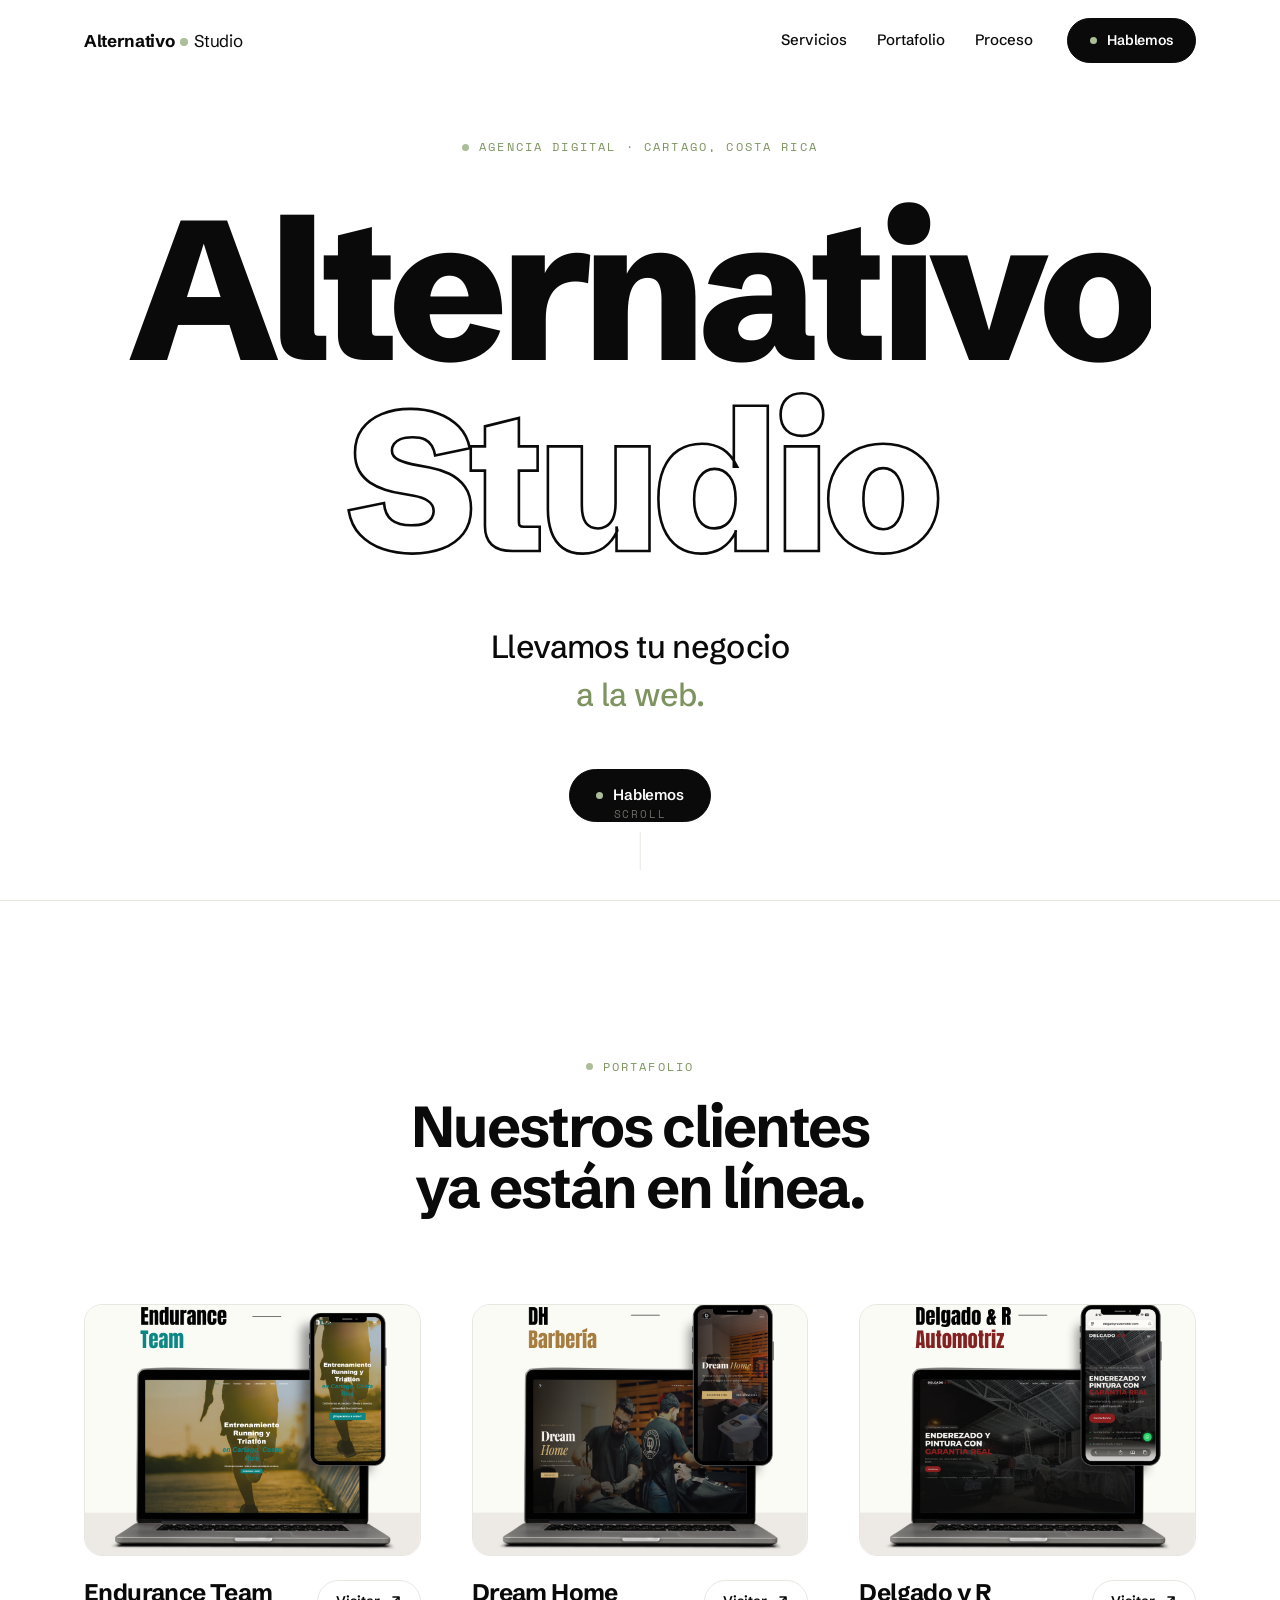
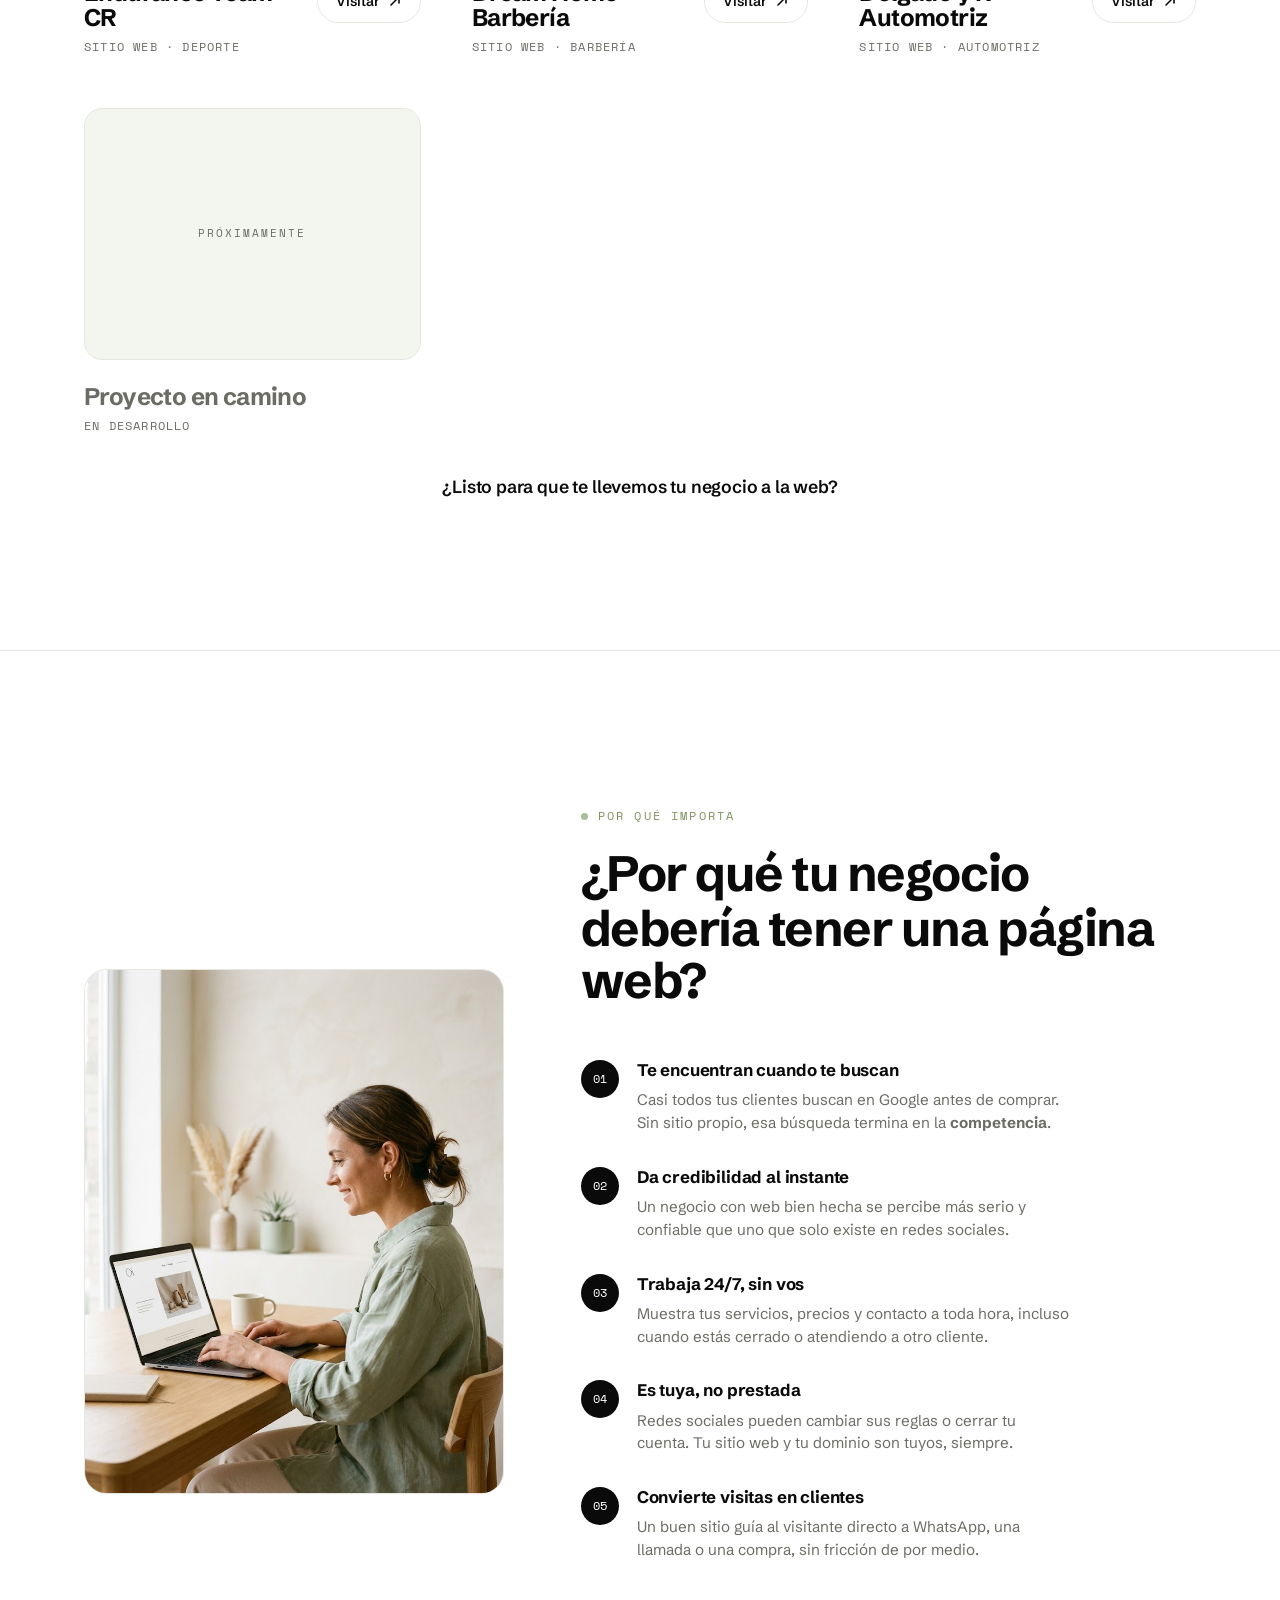
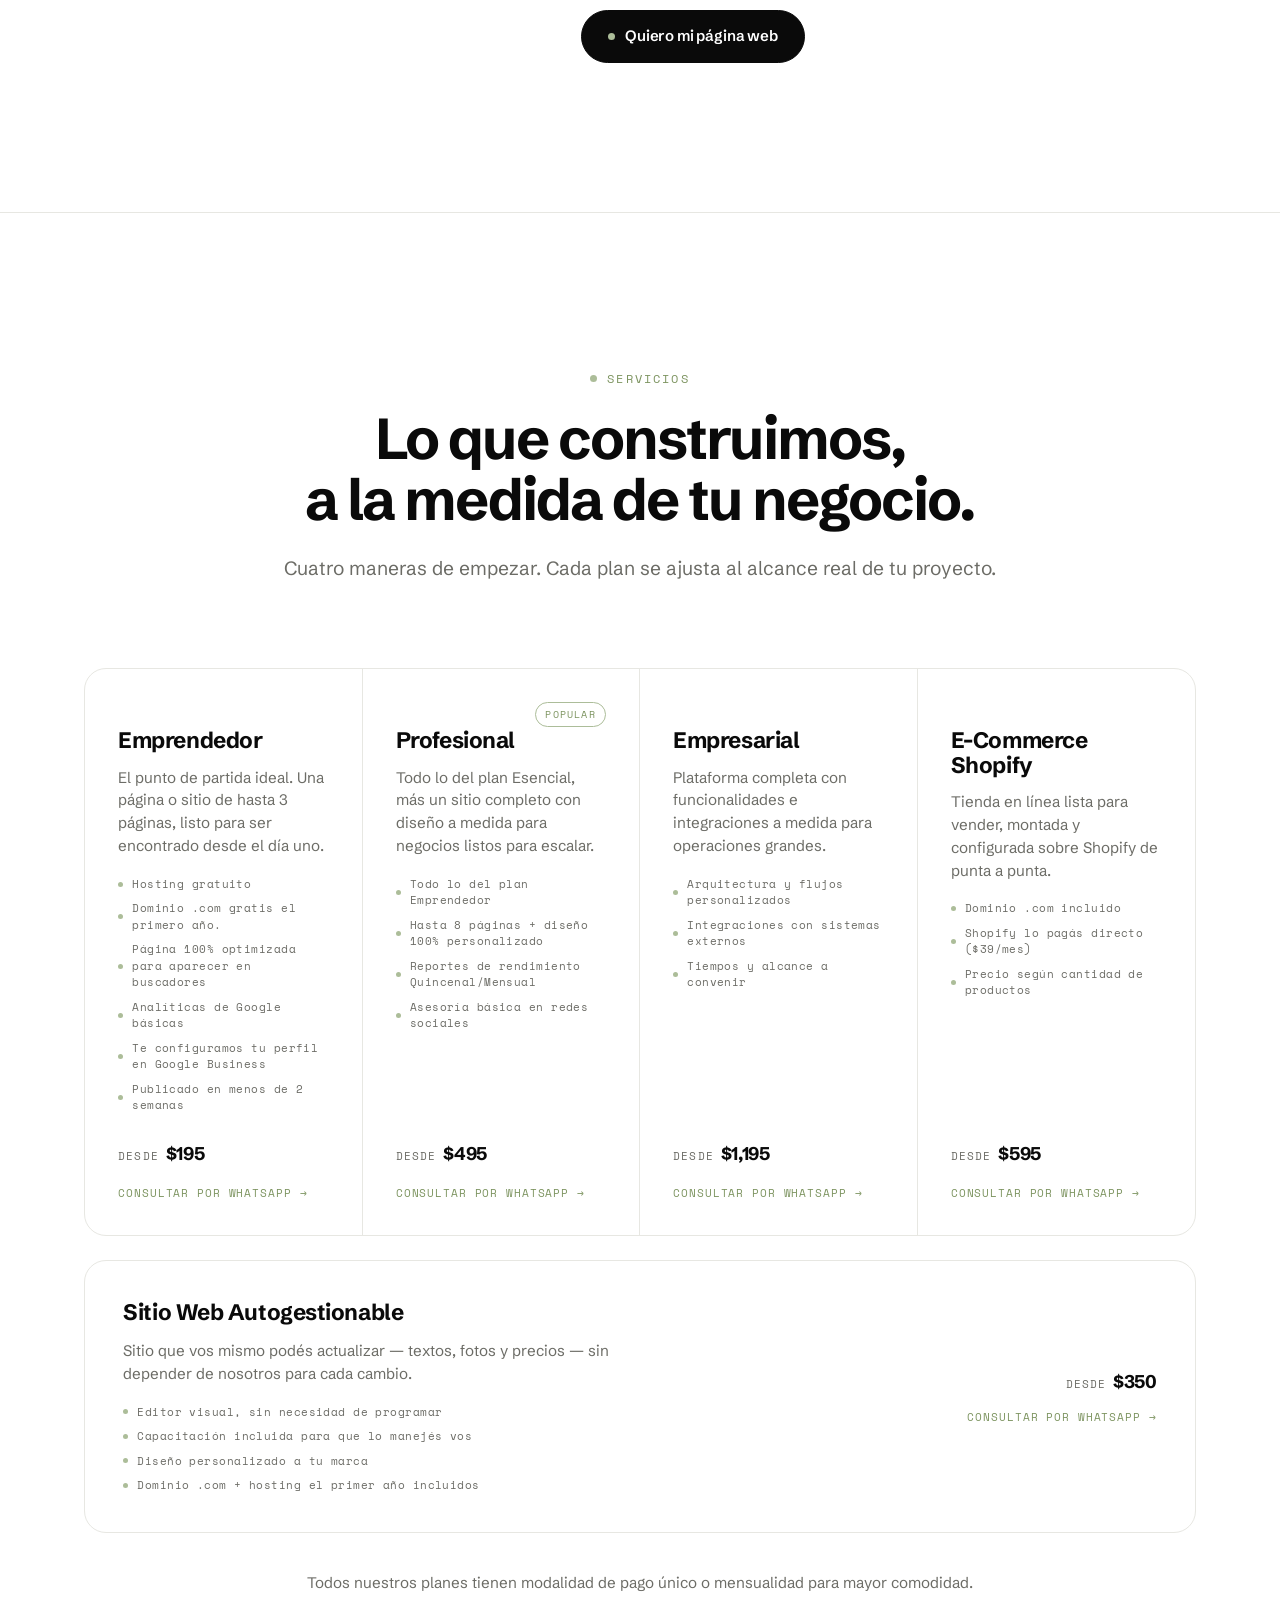
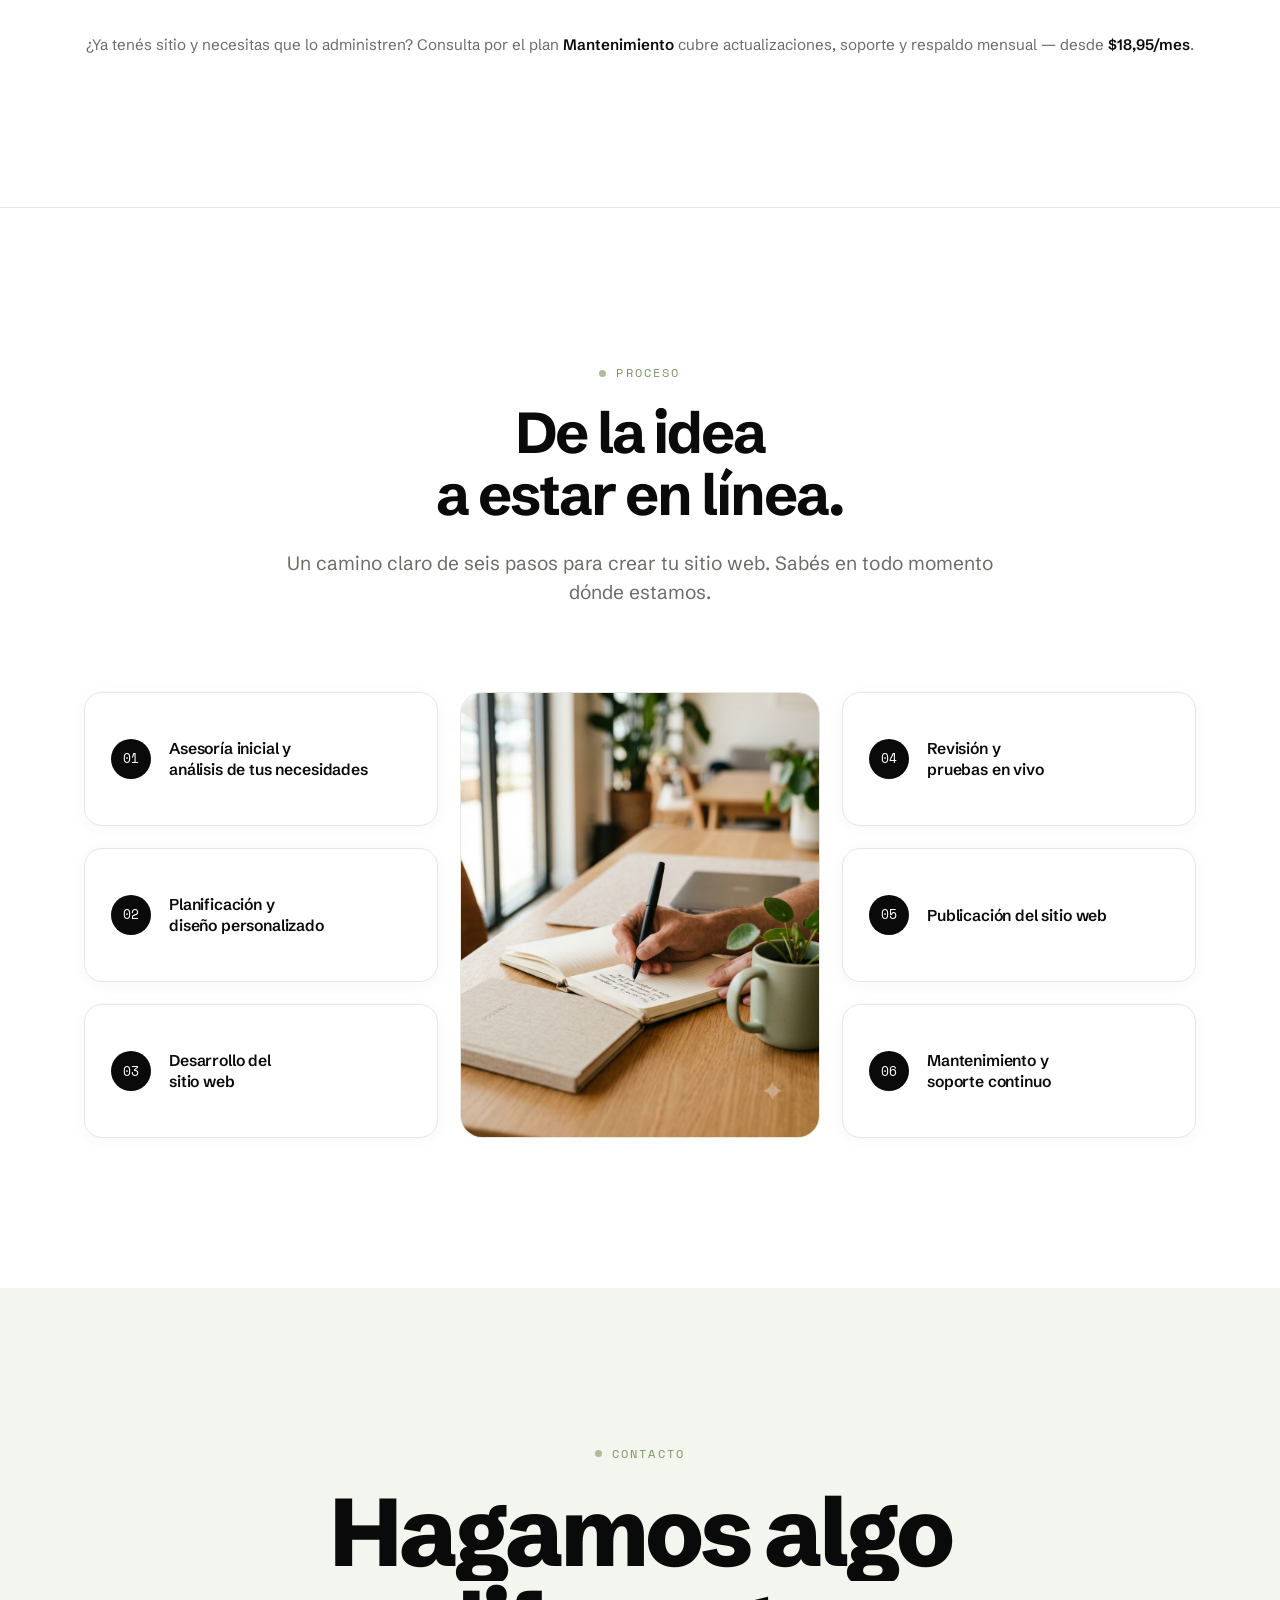
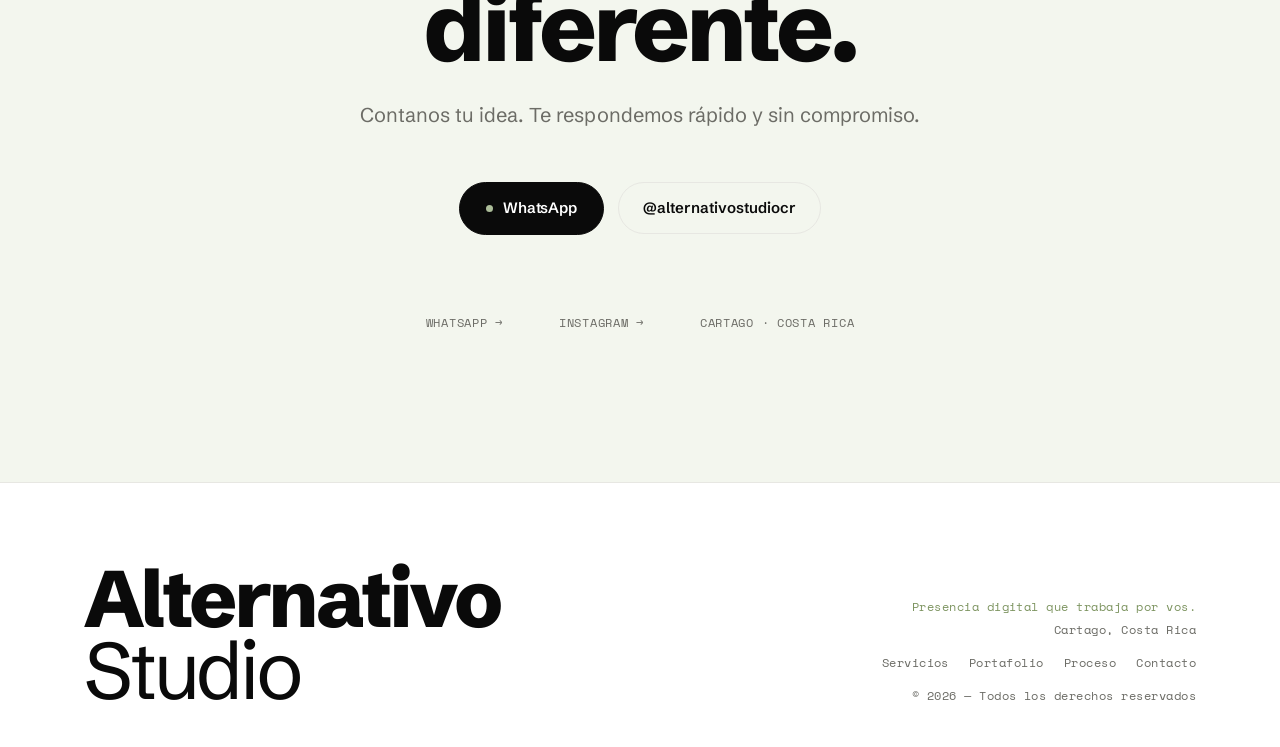
<file: index.html>
<!DOCTYPE html>
<html lang="es">
<head>
<meta charset="UTF-8" />
<meta name="viewport" content="width=device-width, initial-scale=1.0" />
<title>Alternativo Studio — Agencia digital · Cartago, Costa Rica</title>
<meta name="description" content="Construimos sitios web y sistemas a medida en Cartago, Costa Rica. Diseño, desarrollo y estrategia digital para negocios que quieren crecer." />
<link rel="canonical" href="https://alternativostudio.com/" />
<link rel="icon" type="image/x-icon" href="img/icons/favicon.ico" />
<link rel="icon" type="image/png" sizes="16x16" href="img/icons/favicon-16x16.png" />
<link rel="icon" type="image/png" sizes="32x32" href="img/icons/favicon-32x32.png" />
<link rel="icon" type="image/png" sizes="192x192" href="img/icons/android-chrome-192x192.png" />
<link rel="icon" type="image/png" sizes="512x512" href="img/icons/android-chrome-512x512.png" />
<link rel="apple-touch-icon" href="img/icons/apple-touch-icon.png" />

<meta property="og:type" content="website" />
<meta property="og:title" content="Alternativo Studio — Agencia digital en Cartago, Costa Rica" />
<meta property="og:description" content="Presencia digital que trabaja por vos. Diseño, desarrollo y estrategia en un solo lugar." />
<meta property="og:image" content="https://alternativostudio.com/img/og-image.png" />
<meta property="og:image:width" content="1200" />
<meta property="og:image:height" content="630" />
<meta property="og:url" content="https://alternativostudio.com/" />
<meta property="og:locale" content="es_CR" />

<meta name="twitter:card" content="summary_large_image" />
<meta name="twitter:title" content="Alternativo Studio — Agencia digital en Cartago, Costa Rica" />
<meta name="twitter:description" content="Presencia digital que trabaja por vos." />
<meta name="twitter:image" content="https://alternativostudio.com/img/og-image.png" />

<link rel="preconnect" href="https://fonts.googleapis.com" />
<link rel="preconnect" href="https://fonts.gstatic.com" crossorigin />
<link href="https://fonts.googleapis.com/css2?family=Schibsted+Grotesk:wght@400;500;600;700;800;900&family=Space+Mono:wght@400;700&display=swap" rel="stylesheet" />
<link rel="stylesheet" href="css/styles.css" />

</head>
<body>

<!-- ===== NAV ===== -->
<header class="nav" id="nav">
  <div class="nav-inner">
    <a href="#top" class="wordmark" aria-label="Alternativo Studio inicio">
      <span class="alt">Alternativo</span><span class="mark"></span><span class="std">Studio</span>
    </a>
    <div class="nav-links">
      <nav>
        <a href="#servicios" class="link">Servicios</a>
        <a href="#portafolio" class="link">Portafolio</a>
        <a href="#proceso" class="link">Proceso</a>
      </nav>
      <a href="#contacto" class="btn nav-cta"><span class="dot"></span>Hablemos</a>
    </div>
    <button class="hamburger" aria-label="Abrir menú" aria-expanded="false">
      <span></span>
      <span></span>
      <span></span>
    </button>
  </div>
</header>

<!-- ===== MENÚ MÓVIL ===== -->
<div class="mobile-nav" aria-hidden="true">
  <nav>
    <a href="#servicios" class="m-link">Servicios</a>
    <a href="#portafolio" class="m-link">Portafolio</a>
    <a href="#proceso" class="m-link">Proceso</a>
  </nav>
  <a href="#contacto" class="btn m-cta"><span class="dot"></span>Hablemos</a>
  <a href="https://instagram.com/alternativostudiocr" target="_blank" rel="noopener" class="m-footer">@alternativostudiocr</a>
</div>

<!-- ===== HERO ===== -->
<section class="hero" id="top">
  <div class="wrap" style="display:flex;flex-direction:column;align-items:center;">
    <span class="eyebrow" data-reveal>Agencia digital · Cartago, Costa Rica</span>
    <h1 class="hero-name lines">
      <span class="line"><span class="l1">Alternativo</span></span>
      <span class="line"><span class="l2" style="--d:90ms">Studio</span></span>
    </h1>
    <p class="hero-tag" data-reveal style="--d:420ms">Llevamos tu negocio <span class="accent">a la web.</span></p>
    <div class="hero-cta" data-reveal style="--d:560ms">
      <a href="#contacto" class="btn"><span class="dot"></span>Hablemos</a>
    </div>
  </div>
  <div class="hero-scroll" aria-hidden="true">
    <span>Scroll</span>
    <span class="bar"></span>
  </div>
</section>

<!-- ===== PORTAFOLIO ===== -->
<section class="section-pad divider" id="portafolio">
  <div class="wrap">
    <div class="sec-head">
      <span class="eyebrow" data-reveal>Portafolio</span>
      <h2 class="sec-title lines">
        <span class="line"><span>Nuestros clientes</span></span>
        <span class="line"><span style="--d:90ms">ya están en línea.</span></span>
      </h2>
    </div>

    <div class="port-grid">
      <a class="project" href="https://enduranceteamcr.com" target="_blank" rel="noopener" data-reveal>
        <div class="frame">
          <img src="img/portafolio/EnduranceTeam.png" alt="Captura de enduranceteamcr.com" loading="lazy" width="1080" height="1080" />
        </div>
        <div class="meta">
          <div>
            <div class="p-name">Endurance Team CR</div>
            <div class="p-cat">Sitio web · Deporte</div>
          </div>
          <span class="p-link">Visitar
            <svg width="14" height="14" viewBox="0 0 14 14" fill="none"><path d="M3 11L11 3M11 3H5M11 3V9" stroke="currentColor" stroke-width="1.6" stroke-linecap="round" stroke-linejoin="round"/></svg>
          </span>
        </div>
      </a>

      <a class="project" href="https://dhbarberiacr.com" target="_blank" rel="noopener" data-reveal style="--d:120ms">
        <div class="frame">
          <img src="img/portafolio/dhbarberia.png" alt="Captura de dhbarberiacr.com" loading="lazy" width="1080" height="1080" />
        </div>
        <div class="meta">
          <div>
            <div class="p-name">Dream Home Barbería</div>
            <div class="p-cat">Sitio web · Barbería</div>
          </div>
          <span class="p-link">Visitar
            <svg width="14" height="14" viewBox="0 0 14 14" fill="none"><path d="M3 11L11 3M11 3H5M11 3V9" stroke="currentColor" stroke-width="1.6" stroke-linecap="round" stroke-linejoin="round"/></svg>
          </span>
        </div>
      </a>

      <a class="project" href="https://delgadoyrautomotriz.com" target="_blank" rel="noopener" data-reveal style="--d:240ms">
        <div class="frame">
          <img src="img/portafolio/Delgado-y-r-automotriz.png" alt="Captura de delgadoyrautomotriz.com" loading="lazy" width="1080" height="1080" />
        </div>
        <div class="meta">
          <div>
            <div class="p-name">Delgado y R Automotriz</div>
            <div class="p-cat">Sitio web · Automotriz</div>
          </div>
          <span class="p-link">Visitar
            <svg width="14" height="14" viewBox="0 0 14 14" fill="none"><path d="M3 11L11 3M11 3H5M11 3V9" stroke="currentColor" stroke-width="1.6" stroke-linecap="round" stroke-linejoin="round"/></svg>
          </span>
        </div>
      </a>

      <div class="project project--coming" data-reveal style="--d:360ms">
        <div class="frame">
          <span>Próximamente</span>
        </div>
        <div class="meta">
          <div>
            <div class="p-name">Proyecto en camino</div>
            <div class="p-cat">En desarrollo</div>
          </div>
        </div>
      </div>
    </div>

    <p class="port-note" data-reveal>¿Listo para que te llevemos tu negocio a la web?</p>
  </div>
</section>

<!-- ===== POR QUÉ TENER UNA WEB ===== -->
<section class="section-pad divider" id="por-que">
  <div class="wrap why-grid">
    <div class="why-photo" data-reveal>
      <img src="img/porque-web.jpg" alt="Negocio con presencia digital profesional" loading="lazy" width="900" height="1100" />
    </div>

    <div class="why-content">
      <span class="eyebrow" data-reveal>Por qué importa</span>
      <h2 class="why-title lines">
        <span class="line"><span>¿Por qué tu negocio</span></span>
        <span class="line"><span style="--d:90ms">debería tener una página web?</span></span>
      </h2>

      <ul class="why-list">
        <li data-reveal style="--d:140ms">
          <span class="why-num">01</span>
          <div>
            <p class="why-item-title">Te encuentran cuando te buscan</p>
            <p class="why-item-text">Casi todos tus clientes buscan en Google antes de comprar. Sin sitio propio, esa búsqueda termina en la <b>competencia</b>.</p>
          </div>
        </li>
        <li data-reveal style="--d:200ms">
          <span class="why-num">02</span>
          <div>
            <p class="why-item-title">Da credibilidad al instante</p>
            <p class="why-item-text">Un negocio con web bien hecha se percibe más serio y confiable que uno que solo existe en redes sociales.</p>
          </div>
        </li>
        <li data-reveal style="--d:260ms">
          <span class="why-num">03</span>
          <div>
            <p class="why-item-title">Trabaja 24/7, sin vos</p>
            <p class="why-item-text">Muestra tus servicios, precios y contacto a toda hora, incluso cuando estás cerrado o atendiendo a otro cliente.</p>
          </div>
        </li>
        <li data-reveal style="--d:320ms">
          <span class="why-num">04</span>
          <div>
            <p class="why-item-title">Es tuya, no prestada</p>
            <p class="why-item-text">Redes sociales pueden cambiar sus reglas o cerrar tu cuenta. Tu sitio web y tu dominio son tuyos, siempre.</p>
          </div>
        </li>
        <li data-reveal style="--d:380ms">
          <span class="why-num">05</span>
          <div>
            <p class="why-item-title">Convierte visitas en clientes</p>
            <p class="why-item-text">Un buen sitio guía al visitante directo a WhatsApp, una llamada o una compra, sin fricción de por medio.</p>
          </div>
        </li>
      </ul>

      <a href="#contacto" class="btn" data-reveal style="--d:440ms"><span class="dot"></span>Quiero mi página web</a>
    </div>
  </div>
</section>

<!-- ===== SERVICIOS ===== -->
<section class="section-pad divider" id="servicios">
  <div class="wrap">
    <div class="sec-head">
      <span class="eyebrow" data-reveal>Servicios</span>
      <h2 class="sec-title lines">
        <span class="line"><span>Lo que construimos,</span></span>
        <span class="line"><span style="--d:90ms">a la medida de tu negocio.</span></span>
      </h2>
      <p class="sec-lead" data-reveal style="--d:220ms">Cuatro maneras de empezar. Cada plan se ajusta al alcance real de tu proyecto.</p>
    </div>

    <div class="svc-grid" data-reveal>
      <div class="svc">
        <span class="name">Emprendedor</span>
        <p class="desc">El punto de partida ideal. Una página o sitio de hasta 3 páginas, listo para ser encontrado desde el día uno.</p>
        <ul class="svc-features">
          <li>Hosting gratuito</li>
          <li>Dominio .com gratis el primero año.</li>
          <li>Página 100% optimizada para aparecer en buscadores</li>
          <li>Analíticas de Google  básicas</li>
          <li>Te configuramos tu perfil en Google Business</li>
          <li>Publicado en menos de 2 semanas</li>
        </ul>
        <span class="price"><span class="from">desde</span>$195</span>
        <a class="svc-cta" href="https://wa.me/50660787111?text=Hola!%20Estoy%20interesado%20en%20el%20plan%20Esencial%20%F0%9F%91%8B" target="_blank" rel="noopener">Consultar por WhatsApp →</a>
      </div>
      <div class="svc">
        <span class="tag">Popular</span>
        <span class="name">Profesional</span>
        <p class="desc">Todo lo del plan Esencial, más un sitio completo con diseño a medida para negocios listos para escalar.</p>
        <ul class="svc-features">
          <li>Todo lo del plan Emprendedor</li>
          <li>Hasta 8 páginas + diseño 100% personalizado</li>
          <li>Reportes de rendimiento Quincenal/Mensual</li>
          <li>Asesoría básica en redes sociales</li>
        </ul>
        <span class="price"><span class="from">desde</span>$495</span>
        <a class="svc-cta" href="https://wa.me/50660787111?text=Hola!%20Estoy%20interesado%20en%20el%20plan%20Profesional%20%F0%9F%91%8B" target="_blank" rel="noopener">Consultar por WhatsApp →</a>
      </div>
      <div class="svc">
        <span class="name">Empresarial</span>
        <p class="desc">Plataforma completa con funcionalidades e integraciones a medida para operaciones grandes.</p>
        <ul class="svc-features">
          <li>Arquitectura y flujos personalizados</li>
          <li>Integraciones con sistemas externos</li>
          <li>Tiempos y alcance a convenir</li>
        </ul>
        <span class="price"><span class="from">desde</span>$1,195</span>
        <a class="svc-cta" href="https://wa.me/50660787111?text=Hola!%20Estoy%20interesado%20en%20el%20plan%20Empresarial%20%F0%9F%91%8B" target="_blank" rel="noopener">Consultar por WhatsApp →</a>
      </div>
      <div class="svc">
        <span class="name">E-Commerce Shopify</span>
        <p class="desc">Tienda en línea lista para vender, montada y configurada sobre Shopify de punta a punta.</p>
        <ul class="svc-features">
          <li>Dominio .com incluido</li>
          <li>Shopify lo pagás directo ($39/mes)</li>
          <li>Precio según cantidad de productos</li>
        </ul>
        <span class="price"><span class="from">desde</span>$595</span>
        <a class="svc-cta" href="https://wa.me/50660787111?text=Hola!%20Estoy%20interesado%20en%20el%20plan%20E-Commerce%20Shopify%20%F0%9F%91%8B" target="_blank" rel="noopener">Consultar por WhatsApp →</a>
      </div>
    </div>

    <div class="svc-wp" data-reveal style="--d:280ms">
      <div class="svc-wp-text">
        <span class="name">Sitio Web Autogestionable</span>
        <p class="desc">Sitio que vos mismo podés actualizar — textos, fotos y precios — sin depender de nosotros para cada cambio.</p>
        <ul class="svc-features">
          <li>Editor visual, sin necesidad de programar</li>
          <li>Capacitación incluida para que lo manejés vos</li>
          <li>Diseño personalizado a tu marca</li>
          <li>Dominio .com + hosting el primer año incluidos</li>
        </ul>
      </div>
      <div class="svc-wp-action">
        <span class="price"><span class="from">desde</span>$350</span>
        <a class="svc-cta" href="https://wa.me/50660787111?text=Hola!%20Estoy%20interesado%20en%20el%20plan%20WordPress%20%F0%9F%91%8B" target="_blank" rel="noopener">Consultar por WhatsApp →</a>
      </div>
    </div>
<p class="svc-note" data-reveal>Todos nuestros planes tienen modalidad de pago único o mensualidad para mayor comodidad.</p>
    <p class="svc-note" data-reveal>¿Ya tenés sitio y necesitas que lo administren? Consulta por el plan <strong>Mantenimiento</strong> cubre actualizaciones, soporte y respaldo mensual — desde <strong>$18,95/mes</strong>.</p>
  </div>
</section>



<!-- ===== PROCESO ===== -->
<section class="section-pad divider" id="proceso">
  <div class="wrap">
    <div class="sec-head">
      <span class="eyebrow" data-reveal>Proceso</span>
      <h2 class="sec-title lines">
        <span class="line"><span>De la idea</span></span>
        <span class="line"><span style="--d:90ms">a estar en línea.</span></span>
      </h2>
      <p class="sec-lead" data-reveal style="--d:220ms">Un camino claro de seis pasos para crear tu sitio web. Sabés en todo momento dónde estamos.</p>
    </div>

    <div class="pd-grid">
      <div class="pd-pill" style="grid-area:c1;--d:0ms" data-reveal>
        <span class="pd-num">01</span>
        <p class="pd-text">Asesoría inicial y<br />análisis de tus necesidades</p>
      </div>
      <div class="pd-pill" style="grid-area:c2;--d:80ms" data-reveal>
        <span class="pd-num">02</span>
        <p class="pd-text">Planificación y<br />diseño personalizado</p>
      </div>
      <div class="pd-pill" style="grid-area:c3;--d:160ms" data-reveal>
        <span class="pd-num">03</span>
        <p class="pd-text">Desarrollo del<br />sitio web</p>
      </div>

      <div class="pd-photo" style="grid-area:img;--d:120ms" data-reveal>
        <img src="img/proceso.png" alt="Proceso de trabajo de Alternativo Studio" loading="lazy" />
      </div>

      <div class="pd-pill" style="grid-area:c4;--d:240ms" data-reveal>
        <span class="pd-num">04</span>
        <p class="pd-text">Revisión y<br />pruebas en vivo</p>
      </div>
      <div class="pd-pill" style="grid-area:c5;--d:320ms" data-reveal>
        <span class="pd-num">05</span>
        <p class="pd-text">Publicación del sitio web</p>
      </div>
      <div class="pd-pill" style="grid-area:c6;--d:400ms" data-reveal>
        <span class="pd-num">06</span>
        <p class="pd-text">Mantenimiento y<br />soporte continuo</p>
      </div>
    </div>
  </div>
</section>

<!-- ===== CONTACTO ===== -->
<section class="section-pad contacto" id="contacto">
  <div class="wrap">
    <div class="contact-inner">
      <span class="eyebrow" data-reveal style="justify-content:center;display:inline-flex;">Contacto</span>
      <h2 class="contact-title lines" style="margin-top:22px;">
        <span class="line"><span>Hagamos algo</span></span>
        <span class="line"><span style="--d:90ms">diferente.</span></span>
      </h2>
      <p class="contact-sub" data-reveal style="--d:220ms">Contanos tu idea. Te respondemos rápido y sin compromiso.</p>
      <div class="contact-actions" data-reveal style="--d:320ms">
        <a href="https://wa.me/50660787111?text=Hola!%20Me%20gustar%C3%ADa%20saber%20m%C3%A1s%20sobre%20sus%20servicios%20%F0%9F%91%8B" target="_blank" rel="noopener" class="btn"><span class="dot"></span>WhatsApp</a>
        <a href="https://instagram.com/alternativostudiocr" target="_blank" rel="noopener" class="btn-ghost">@alternativostudiocr</a>
      </div>
      <div class="contact-meta" data-reveal style="--d:420ms">
        <a href="https://wa.me/50660787111?text=Hola!%20Me%20gustar%C3%ADa%20saber%20m%C3%A1s%20sobre%20sus%20servicios%20%F0%9F%91%8B" target="_blank" rel="noopener">WhatsApp →</a>
        <a href="https://instagram.com/alternativostudiocr" target="_blank" rel="noopener">Instagram →</a>
        <span>Cartago · Costa Rica</span>
      </div>
    </div>
  </div>
</section>

<!-- ===== FOOTER ===== -->
<footer>
  <div class="wrap foot-inner">
    <div class="foot-word">Alternativo<br /><span class="std">Studio</span></div>
    <div class="foot-right">
      <div class="sage">Presencia digital que trabaja por vos.</div>
      <div>Cartago, Costa Rica</div>
      <nav class="foot-nav">
        <a href="#servicios">Servicios</a>
        <a href="#portafolio">Portafolio</a>
        <a href="#proceso">Proceso</a>
        <a href="#contacto">Contacto</a>
      </nav>
      <div>© 2026 — Todos los derechos reservados</div>
    </div>
  </div>
</footer>

<script src="js/script.js" defer></script>
</body>
</html>
</file>
<file: css/styles.css>
:root {
  --bg: #ffffff;
  --ink: #0a0a0a;
  --sage: #acbd99;
  --sage-deep: #7d9460;
  --tint: #f3f6ee;
  --line: #e7e7e2;
  --muted: #6c6c66;
  --sans: "Schibsted Grotesk", system-ui, sans-serif;
  --mono: "Space Mono", ui-monospace, monospace;
  --ease: cubic-bezier(0.16, 1, 0.3, 1);
  --pad: clamp(20px, 5vw, 64px);
  --maxw: 1240px;
}

* { box-sizing: border-box; margin: 0; padding: 0; }

html { scroll-behavior: smooth; }

body {
  font-family: var(--sans);
  background: var(--bg);
  color: var(--ink);
  font-size: 17px;
  line-height: 1.5;
  -webkit-font-smoothing: antialiased;
  text-rendering: optimizeLegibility;
  overflow-x: hidden;
}

::selection { background: var(--sage); color: var(--ink); }

a { color: inherit; text-decoration: none; }

.wrap { max-width: var(--maxw); margin: 0 auto; padding-left: var(--pad); padding-right: var(--pad); }

/* ===== Eyebrow / labels ===== */
.eyebrow {
  font-family: var(--mono);
  font-size: 12px;
  letter-spacing: 0.18em;
  text-transform: uppercase;
  color: var(--sage-deep);
  display: inline-flex;
  align-items: center;
  gap: 10px;
}
.eyebrow::before {
  content: "";
  width: 7px; height: 7px;
  background: var(--sage);
  border-radius: 50%;
  display: inline-block;
}

/* ===== Buttons ===== */
.btn {
  --bgc: var(--ink);
  --fg: #fff;
  display: inline-flex;
  align-items: center;
  gap: 10px;
  background: var(--bgc);
  color: var(--fg);
  font-size: 15px;
  font-weight: 600;
  letter-spacing: -0.01em;
  padding: 14px 26px;
  border-radius: 100px;
  border: 1px solid var(--bgc);
  cursor: pointer;
  transition: background .45s var(--ease), color .45s var(--ease), border-color .45s var(--ease), transform .45s var(--ease);
  will-change: transform;
}
.btn .dot { width: 7px; height: 7px; border-radius: 50%; background: var(--sage); transition: transform .45s var(--ease); }
.btn:hover { background: var(--sage); color: var(--ink); border-color: var(--sage); transform: translateY(-2px); }
.btn:hover .dot { background: var(--ink); transform: scale(1.6); }

.btn-ghost {
  display: inline-flex;
  align-items: center;
  gap: 9px;
  font-size: 15px;
  font-weight: 600;
  padding: 13px 24px;
  border-radius: 100px;
  border: 1px solid var(--line);
  background: transparent;
  color: var(--ink);
  cursor: pointer;
  transition: border-color .4s var(--ease), background .4s var(--ease), transform .4s var(--ease);
}
.btn-ghost:hover { border-color: var(--ink); transform: translateY(-2px); }

/* ===== Nav ===== */
header.nav {
  position: fixed;
  top: 0; left: 0; right: 0;
  z-index: 100;
  transition: background .5s var(--ease), border-color .5s var(--ease), backdrop-filter .5s var(--ease);
  border-bottom: 1px solid transparent;
}
header.nav.scrolled {
  background: rgba(255,255,255,0.82);
  backdrop-filter: saturate(140%) blur(14px);
  -webkit-backdrop-filter: saturate(140%) blur(14px);
  border-bottom-color: var(--line);
}
.nav-inner {
  max-width: var(--maxw);
  margin: 0 auto;
  padding: 18px var(--pad);
  display: flex;
  align-items: center;
  justify-content: space-between;
}
.wordmark {
  font-weight: 700;
  font-size: 17px;
  letter-spacing: -0.02em;
  display: inline-flex;
  align-items: baseline;
  gap: 6px;
}
.wordmark .alt { color: var(--ink); }
.wordmark .std { color: var(--ink); font-weight: 400; }
.wordmark .mark { width: 8px; height: 8px; border-radius: 50%; background: var(--sage); display: inline-block; transform: translateY(-1px); }

.nav-links { display: flex; align-items: center; gap: 34px; }
.nav-links nav { display: flex; gap: 30px; }
.nav-links a.link {
  font-size: 15px;
  font-weight: 500;
  color: var(--ink);
  position: relative;
  padding: 4px 0;
}
.nav-links a.link::after {
  content: "";
  position: absolute; left: 0; bottom: 0;
  width: 100%; height: 1.5px;
  background: var(--sage-deep);
  transform: scaleX(0);
  transform-origin: left;
  transition: transform .4s var(--ease);
}
.nav-links a.link:hover::after { transform: scaleX(1); }
.nav-links a.link.active::after { transform: scaleX(1); }
.nav-cta { padding: 11px 22px; font-size: 14px; }

/* hamburger */
.hamburger {
  display: none;
  flex-direction: column;
  justify-content: center;
  gap: 5px;
  width: 40px; height: 40px;
  background: none;
  border: none;
  cursor: pointer;
  padding: 8px;
  flex-shrink: 0;
}
.hamburger span {
  display: block;
  width: 100%; height: 1.5px;
  background: var(--ink);
  border-radius: 2px;
  transition: transform .45s var(--ease), opacity .3s ease, width .45s var(--ease);
  transform-origin: center;
}
.hamburger.open span:nth-child(1) { transform: translateY(6.5px) rotate(45deg); }
.hamburger.open span:nth-child(2) { opacity: 0; transform: scaleX(0); }
.hamburger.open span:nth-child(3) { transform: translateY(-6.5px) rotate(-45deg); }

/* mobile nav overlay */
.mobile-nav {
  position: fixed;
  inset: 0;
  z-index: 95;
  background: var(--bg);
  display: flex;
  flex-direction: column;
  justify-content: center;
  align-items: flex-start;
  padding: 0 var(--pad);
  opacity: 0;
  pointer-events: none;
  transform: translateY(-10px);
  transition: opacity .4s var(--ease), transform .4s var(--ease);
}
.mobile-nav.open {
  opacity: 1;
  pointer-events: auto;
  transform: none;
}
.mobile-nav nav {
  display: flex;
  flex-direction: column;
  align-items: flex-start;
  gap: 0;
  margin-bottom: 44px;
}
.mobile-nav .m-link {
  font-size: clamp(2.6rem, 13vw, 4.2rem);
  font-weight: 800;
  letter-spacing: -0.045em;
  line-height: 1.08;
  color: var(--ink);
  display: flex;
  align-items: center;
  gap: 14px;
  padding: 10px 0;
  transition: color .3s var(--ease);
}
.mobile-nav .m-link::before {
  content: "";
  width: 8px; height: 8px;
  border-radius: 50%;
  background: var(--sage);
  flex-shrink: 0;
  transition: transform .3s var(--ease), background .3s var(--ease);
}
.mobile-nav .m-link:hover { color: var(--sage-deep); }
.mobile-nav .m-link:hover::before { transform: scale(1.5); background: var(--sage-deep); }
.mobile-nav .m-cta { font-size: 15px; }
.mobile-nav .m-footer {
  margin-top: 44px;
  font-family: var(--mono);
  font-size: 12px;
  letter-spacing: 0.12em;
  text-transform: uppercase;
  color: var(--muted);
  transition: color .3s var(--ease);
}
.mobile-nav .m-footer:hover { color: var(--ink); }

/* nav opaco cuando el menú está abierto */
header.nav.menu-open {
  background: var(--bg);
  border-bottom-color: var(--line);
}

/* ===== Section scaffolding ===== */
section { position: relative; }
.section-pad { padding-top: clamp(80px, 12vw, 150px); padding-bottom: clamp(80px, 12vw, 150px); }
.divider { border-top: 1px solid var(--line); }

.sec-head { text-align: center; max-width: 720px; margin: 0 auto clamp(48px, 7vw, 84px); }
.sec-head .eyebrow { margin-bottom: 22px; }
.sec-title {
  font-size: clamp(2.1rem, 5.2vw, 3.6rem);
  line-height: 1.02;
  letter-spacing: -0.035em;
  font-weight: 700;
}
.sec-lead {
  margin-top: 22px;
  font-size: clamp(1.05rem, 1.6vw, 1.2rem);
  color: var(--muted);
  line-height: 1.55;
}

/* ===== Reveal animations ===== */
[data-reveal] {
  opacity: 0;
  transform: translateY(30px);
  transition: opacity 1s var(--ease), transform 1s var(--ease);
  transition-delay: var(--d, 0ms);
}
[data-reveal].in { opacity: 1; transform: none; }

.lines .line { display: block; overflow: hidden; padding-bottom: 0.04em; }
.lines .line > span {
  display: block;
  transform: translateY(115%);
  transition: transform 1s var(--ease);
  transition-delay: var(--d, 0ms);
}
.lines.in .line > span { transform: translateY(0); }

/* ===== Hero ===== */
.hero {
  min-height: 100svh;
  display: flex;
  flex-direction: column;
  justify-content: center;
  align-items: center;
  text-align: center;
  padding-top: 120px;
  padding-bottom: 60px;
  position: relative;
}
.hero .eyebrow { margin-bottom: clamp(26px, 4vw, 42px); }
.hero-name {
  font-weight: 800;
  letter-spacing: -0.045em;
  line-height: 0.92;
  font-size: clamp(3.4rem, 15.5vw, 13rem);
}
.hero-name .l2 { color: transparent; -webkit-text-stroke: clamp(1.2px, 0.25vw, 2.6px) var(--ink); }
.hero-tag {
  margin-top: clamp(28px, 4vw, 44px);
  font-size: clamp(1.25rem, 2.7vw, 2rem);
  font-weight: 500;
  letter-spacing: -0.02em;
  max-width: 16ch;
}
.hero-tag .accent { color: var(--sage-deep); }
.hero-cta { margin-top: clamp(34px, 4.5vw, 50px); }
.hero-scroll {
  position: absolute;
  bottom: 30px; left: 50%;
  transform: translateX(-50%);
  font-family: var(--mono);
  font-size: 11px;
  letter-spacing: 0.16em;
  text-transform: uppercase;
  color: var(--muted);
  display: flex;
  flex-direction: column;
  align-items: center;
  gap: 10px;
}
.hero-scroll .bar { width: 1px; height: 38px; background: var(--line); position: relative; overflow: hidden; }
.hero-scroll .bar::after {
  content: ""; position: absolute; top: -100%; left: 0;
  width: 100%; height: 100%; background: var(--ink);
  animation: scrolldown 2.2s var(--ease) infinite;
}
@keyframes scrolldown { 0% { top: -100%; } 60%, 100% { top: 100%; } }

/* ===== Servicios ===== */
.svc-grid {
  display: grid;
  grid-template-columns: repeat(4, 1fr);
  gap: 0;
  border: 1px solid var(--line);
  border-radius: 22px;
  overflow: hidden;
}
.svc {
  padding: clamp(28px, 2.6vw, 40px);
  border-right: 1px solid var(--line);
  display: flex;
  flex-direction: column;
  min-height: 340px;
  transition: background .5s var(--ease);
  position: relative;
}
.svc:last-child { border-right: none; }
.svc:hover { background: var(--tint); }
.svc .num { font-family: var(--mono); font-size: 12px; color: var(--muted); letter-spacing: 0.1em; }
.svc .name { margin-top: 26px; font-size: 1.4rem; font-weight: 700; letter-spacing: -0.02em; line-height: 1.1; }
.svc .desc { margin-top: 14px; font-size: 0.95rem; color: var(--muted); line-height: 1.5; }
.svc-features {
  list-style: none;
  margin-top: 18px;
  display: flex;
  flex-direction: column;
  gap: 8px;
  flex: 1;
}
.svc-features li {
  font-family: var(--mono);
  font-size: 11px;
  color: var(--muted);
  letter-spacing: 0.04em;
  display: flex;
  align-items: center;
  gap: 9px;
}
.svc-features li::before {
  content: "";
  width: 5px; height: 5px;
  border-radius: 50%;
  background: var(--sage);
  flex-shrink: 0;
}
.svc .price,
.svc-wp .price {
  margin-top: 26px;
  font-size: 1.15rem;
  font-weight: 700;
  letter-spacing: -0.02em;
  display: flex;
  align-items: baseline;
  gap: 7px;
}
.svc .price .from,
.svc-wp .price .from { font-family: var(--mono); font-size: 11px; font-weight: 400; color: var(--muted); text-transform: uppercase; letter-spacing: 0.1em; }
.svc .tag {
  position: absolute; top: clamp(28px,2.6vw,40px); right: clamp(28px,2.6vw,40px);
  font-family: var(--mono); font-size: 10px; letter-spacing: 0.12em; text-transform: uppercase;
  color: var(--sage-deep); border: 1px solid var(--sage); border-radius: 100px; padding: 4px 9px;
}
.svc-cta {
  margin-top: 18px;
  font-family: var(--mono);
  font-size: 11px;
  letter-spacing: 0.08em;
  text-transform: uppercase;
  color: var(--sage-deep);
  display: inline-flex;
  align-items: center;
  gap: 6px;
  transition: color .3s var(--ease), gap .3s var(--ease);
}
.svc-cta:hover { color: var(--ink); gap: 10px; }

/* ===== Portafolio ===== */
.port-grid { display: grid; grid-template-columns: repeat(3, 1fr); gap: clamp(28px, 4vw, 56px); }
.project { display: block; }
.project .frame {
  position: relative;
  border-radius: 18px;
  overflow: hidden;
  border: 1px solid var(--line);
  aspect-ratio: 4 / 3;
  background: var(--tint);
}
.project .frame img { width: 100%; height: 100%; display: block; object-fit: cover; }
.project .meta { display: flex; align-items: flex-start; justify-content: space-between; gap: 20px; margin-top: 24px; }
.project .p-name { font-size: 1.5rem; font-weight: 700; letter-spacing: -0.025em; line-height: 1.05; }
.project .p-cat { font-family: var(--mono); font-size: 12px; color: var(--muted); text-transform: uppercase; letter-spacing: 0.1em; margin-top: 8px; }
.project .p-link {
  flex-shrink: 0;
  display: inline-flex; align-items: center; gap: 8px;
  font-size: 14px; font-weight: 600;
  border: 1px solid var(--line); border-radius: 100px; padding: 10px 18px;
  transition: border-color .4s var(--ease), background .4s var(--ease), color .4s var(--ease);
  white-space: nowrap;
}
.project .p-link svg { transition: transform .4s var(--ease); }
.project:hover .p-link { background: var(--ink); color: #fff; border-color: var(--ink); }
.project:hover .p-link svg { transform: translate(2px, -2px); }

/* Portafolio — card próximamente */
.project--coming { cursor: default; pointer-events: none; }
.project--coming .frame {
  display: flex;
  align-items: center;
  justify-content: center;
  background: var(--tint);
}
.project--coming .frame span {
  font-family: var(--mono);
  font-size: 11px;
  letter-spacing: 0.18em;
  text-transform: uppercase;
  color: var(--muted);
}
.project--coming .p-name { color: var(--muted); }

/* Portafolio — leyenda final */
.port-note {
  margin-top: clamp(28px, 3vw, 40px);
  text-align: center;
  font-size: 1.1rem;
  font-weight: 600;
  letter-spacing: -0.01em;
}

/* Servicios — card WordPress (ancho completo) */
.svc-wp {
  margin-top: 24px;
  border: 1px solid var(--line);
  border-radius: 22px;
  padding: clamp(28px, 3vw, 44px) clamp(28px, 3vw, 48px);
  display: flex;
  align-items: center;
  justify-content: space-between;
  gap: clamp(24px, 4vw, 56px);
  transition: background .5s var(--ease);
}
.svc-wp:hover { background: var(--tint); }
.svc-wp-text { flex: 1; min-width: 0; }
.svc-wp-text .name { font-size: 1.4rem; font-weight: 700; letter-spacing: -0.02em; line-height: 1.1; }
.svc-wp-text .desc { margin-top: 14px; font-size: 0.95rem; color: var(--muted); line-height: 1.5; max-width: 56ch; }
.svc-wp-text .svc-features { flex-direction: row; flex-wrap: wrap; max-width: 56ch; }
.svc-wp-action { flex-shrink: 0; display: flex; flex-direction: column; align-items: flex-end; text-align: right; }
.svc-wp-action .price { margin-top: 0; }
.svc-wp-action .svc-cta { margin-top: 14px; }

/* Servicios — nota mantenimiento */
.svc-note {
  margin-top: clamp(28px, 3vw, 40px);
  text-align: center;
  font-size: 0.95rem;
  color: var(--muted);
  line-height: 1.55;
}
.svc-note strong { color: var(--ink); font-weight: 600; }

/* ===== Proceso — Grid de pasos ===== */
.pd-grid {
  display: grid;
  grid-template-columns: 1fr minmax(220px, 360px) 1fr;
  grid-template-areas:
    "c1 img c4"
    "c2 img c5"
    "c3 img c6";
  gap: clamp(14px, 1.8vw, 22px);
  align-items: stretch;
}

.pd-pill {
  display: flex;
  align-items: center;
  gap: 18px;
  background: var(--bg);
  border: 1px solid var(--line);
  border-radius: 18px;
  padding: clamp(16px, 2vw, 22px) clamp(20px, 2.4vw, 26px);
  box-shadow: 0 2px 16px rgba(0,0,0,0.04);
  transition: border-color .35s var(--ease), transform .35s var(--ease), box-shadow .35s var(--ease);
}

.pd-pill:hover {
  border-color: var(--sage-deep);
  transform: translateY(-3px);
  box-shadow: 0 10px 26px rgba(0,0,0,0.07);
}

.pd-num {
  flex-shrink: 0;
  width: 40px;
  height: 40px;
  border-radius: 50%;
  background: var(--ink);
  color: #fff;
  font-family: var(--mono);
  font-size: 13px;
  letter-spacing: 0.02em;
  display: flex;
  align-items: center;
  justify-content: center;
}

.pd-text {
  font-size: clamp(0.98rem, 1.2vw, 1.05rem);
  font-weight: 600;
  letter-spacing: -0.01em;
  line-height: 1.35;
}

.pd-photo {
  grid-area: img;
  border-radius: 22px;
  border: 1px solid var(--line);
  background: var(--tint);
  overflow: hidden;
  min-height: 280px;
}

.pd-photo img {
  width: 100%;
  height: 100%;
  display: block;
  object-fit: cover;
}

/* ===== Por qué tener una web ===== */
.why-grid {
  display: grid;
  grid-template-columns: minmax(280px, 420px) 1fr;
  gap: clamp(36px, 6vw, 90px);
  align-items: center;
}

.why-photo {
  border-radius: 22px;
  border: 1px solid var(--line);
  background: var(--tint);
  overflow: hidden;
  aspect-ratio: 4 / 5;
}
.why-photo img { width: 100%; height: 100%; display: block; object-fit: cover; }

.why-title {
  margin-top: 22px;
  font-size: clamp(2rem, 4.6vw, 3.1rem);
  line-height: 1.06;
  letter-spacing: -0.03em;
  font-weight: 700;
}

.why-list { margin-top: clamp(32px, 4vw, 48px); display: flex; flex-direction: column; gap: clamp(22px, 3vw, 30px); }
.why-list li { display: flex; align-items: flex-start; gap: 18px; }

.why-num {
  flex-shrink: 0;
  width: 38px;
  height: 38px;
  border-radius: 50%;
  background: var(--ink);
  color: #fff;
  font-family: var(--mono);
  font-size: 12px;
  letter-spacing: 0.02em;
  display: flex;
  align-items: center;
  justify-content: center;
  margin-top: 2px;
}

.why-item-title { font-size: 1.05rem; font-weight: 700; letter-spacing: -0.01em; }
.why-item-text { margin-top: 6px; font-size: 0.95rem; color: var(--muted); line-height: 1.5; max-width: 48ch; }

.why-content .btn { margin-top: clamp(36px, 4vw, 48px); }

/* ===== Contacto ===== */
.contacto { background: var(--tint); }
.contact-inner { text-align: center; max-width: 820px; margin: 0 auto; }
.contact-title {
  font-size: clamp(2.6rem, 8vw, 6rem);
  font-weight: 800;
  letter-spacing: -0.04em;
  line-height: 0.95;
}
.contact-sub { margin-top: 24px; font-size: clamp(1.05rem, 1.8vw, 1.25rem); color: var(--muted); }
.contact-actions { margin-top: clamp(36px, 5vw, 52px); display: flex; gap: 14px; justify-content: center; flex-wrap: wrap; }
.contact-meta {
  margin-top: clamp(48px, 7vw, 80px);
  display: flex; justify-content: center; gap: clamp(28px, 5vw, 56px); flex-wrap: wrap;
  font-family: var(--mono); font-size: 12px; letter-spacing: 0.06em; text-transform: uppercase; color: var(--muted);
}
.contact-meta a { display: inline-flex; align-items: center; gap: 8px; transition: color .3s var(--ease); }
.contact-meta a:hover { color: var(--ink); }

/* ===== Footer ===== */
footer {
  padding: clamp(48px, 7vw, 80px) 0 40px;
  border-top: 1px solid var(--line);
}
.foot-inner { display: flex; justify-content: space-between; align-items: flex-end; gap: 30px; flex-wrap: wrap; }
.foot-word { font-size: clamp(2.2rem, 7vw, 5rem); font-weight: 800; letter-spacing: -0.04em; line-height: 0.9; }
.foot-word .std { font-weight: 400; }
.foot-right { text-align: right; font-family: var(--mono); font-size: 12px; color: var(--muted); letter-spacing: 0.04em; line-height: 1.9; }
.foot-right .sage { color: var(--sage-deep); }
.foot-nav { display: flex; gap: 20px; justify-content: flex-end; margin: 10px 0; flex-wrap: wrap; }
.foot-nav a { color: var(--muted); transition: color .3s var(--ease); }
.foot-nav a:hover { color: var(--ink); }

/* ===== Responsive ===== */
@media (max-width: 980px) {
  .svc-grid { grid-template-columns: repeat(2, 1fr); }
  .svc:nth-child(1), .svc:nth-child(2) { border-bottom: 1px solid var(--line); }
  .svc:nth-child(2) { border-right: none; }
  .pd-grid { grid-template-columns: 1fr minmax(180px, 260px) 1fr; }
  .why-grid { grid-template-columns: minmax(240px, 340px) 1fr; gap: clamp(28px, 4vw, 50px); }
}

@media (max-width: 720px) {
  body { font-size: 16px; }
  .nav-links nav { display: none; }
  .nav-cta { display: none; }
  .hamburger { display: flex; }
  .svc-grid { grid-template-columns: 1fr; }
  .svc { border-right: none !important; border-bottom: 1px solid var(--line); min-height: auto; }
  .svc:last-child { border-bottom: none; }
  .svc-wp { flex-direction: column; align-items: flex-start; }
  .svc-wp-action { align-items: flex-start; text-align: left; width: 100%; }
  .port-grid { grid-template-columns: 1fr; }
  .project .meta { flex-direction: column; align-items: flex-start; gap: 14px; }
  .pd-grid {
    grid-template-columns: 1fr;
    grid-template-areas: "c1" "c2" "c3" "img" "c4" "c5" "c6";
  }
  .pd-photo { min-height: 220px; }
  .why-grid { grid-template-columns: 1fr; }
  .why-photo { aspect-ratio: 16 / 10; }
  .foot-inner { align-items: flex-start; }
  .foot-right { text-align: left; }
  .foot-nav { justify-content: flex-start; }
}

@media (prefers-reduced-motion: reduce) {
  * { animation: none !important; }
  [data-reveal], .lines .line > span { opacity: 1 !important; transform: none !important; }
  html { scroll-behavior: auto; }
}
</file>
